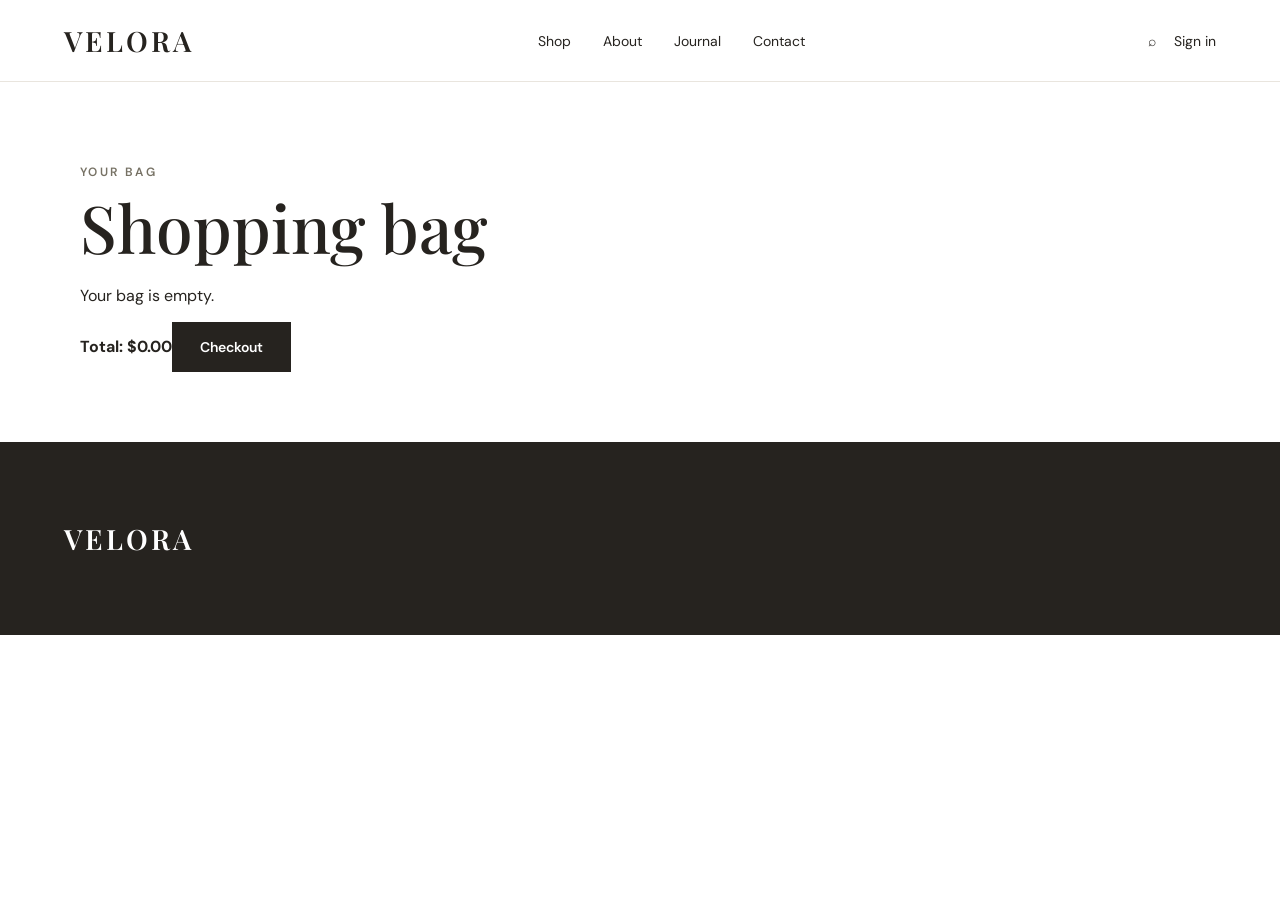
<file: cart.html>
<!doctype html><html lang="en"><head><meta charset="UTF-8"><meta name="viewport" content="width=device-width,initial-scale=1"><title>Cart — Velora</title><link rel="stylesheet" href="assets/style.css"></head><body><header class="header"><a class="brand" href="index.html">VELORA</a><nav><a href="shop.html">Shop</a><a href="about.html">About</a><a href="blog.html">Journal</a><a href="contact.html">Contact</a></nav><div class="actions"><a href="search.html">⌕</a><a href="signin.html">Sign in</a></div></header><main class="inner"><p class="eyebrow">YOUR BAG</p><h1>Shopping bag</h1><div id="cartItems" class="cart-list"></div><div class="cart-footer"><strong>Total: <span id="cartTotal">$0.00</span></strong><button class="button" id="checkoutBtn">Checkout</button></div></main><footer><a class="brand light" href="index.html">VELORA</a></footer><script src="assets/app.js"></script></body></html>
</file>
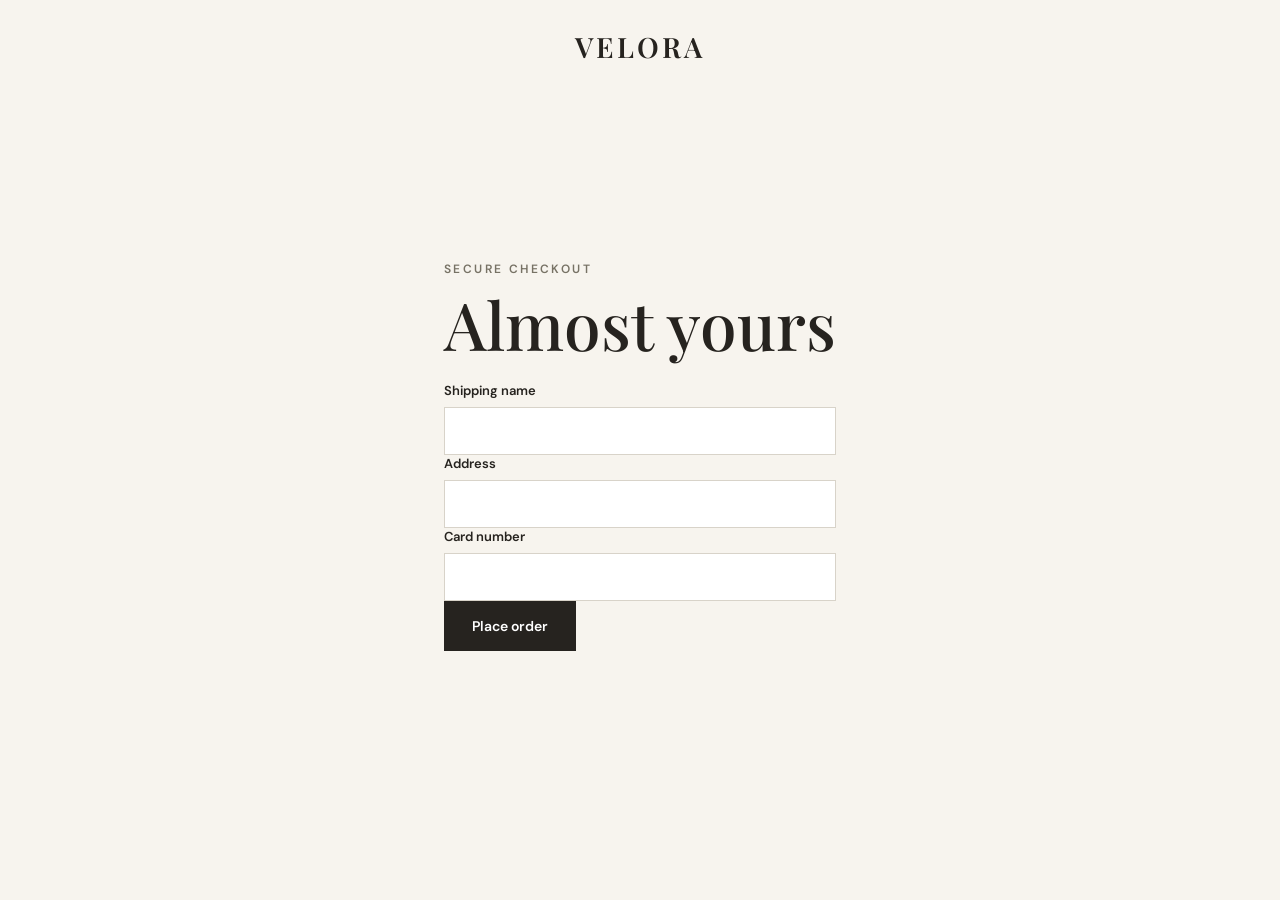
<file: checkout.html>
<!doctype html><html lang="en"><head><meta charset="UTF-8"><meta name="viewport" content="width=device-width,initial-scale=1"><title>Checkout — Velora</title><link rel="stylesheet" href="assets/style.css"></head><body class="auth-body"><a class="brand auth-brand" href="index.html">VELORA</a><main class="auth-card"><p class="eyebrow">SECURE CHECKOUT</p><h1>Almost yours</h1><form id="checkoutForm"><label>Shipping name<input required></label><label>Address<input required></label><label>Card number<input inputmode="numeric" maxlength="16" required></label><button class="button" type="submit">Place order</button></form></main><script src="assets/app.js"></script></body></html>
</file>
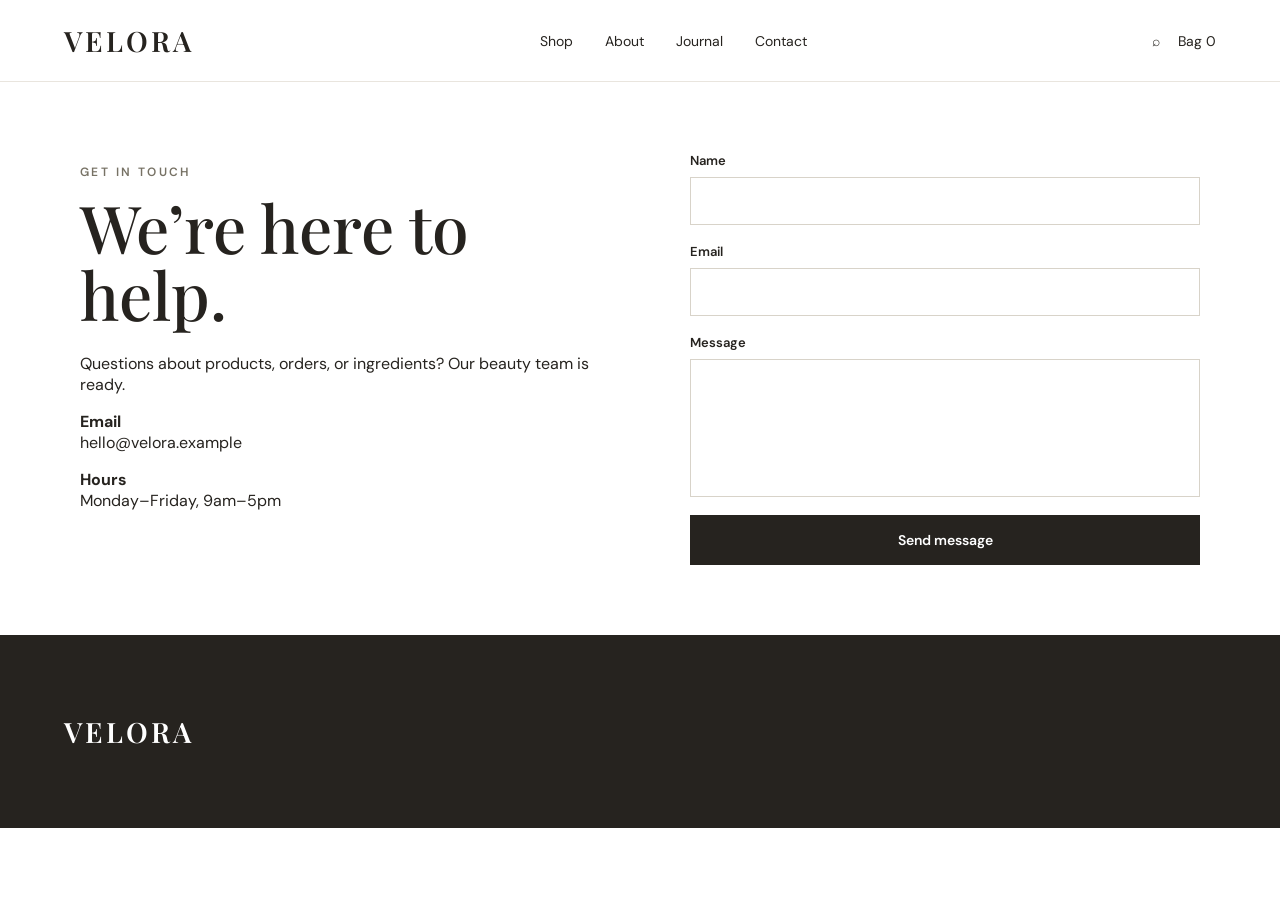
<file: contact.html>
<!doctype html><html lang="en"><head><meta charset="UTF-8"><meta name="viewport" content="width=device-width,initial-scale=1"><title>Contact — Velora</title><link rel="stylesheet" href="assets/style.css"></head><body><header class="header"><a class="brand" href="index.html">VELORA</a><nav><a href="shop.html">Shop</a><a href="about.html">About</a><a href="blog.html">Journal</a><a class="active" href="contact.html">Contact</a></nav><div class="actions"><a href="search.html">⌕</a><a href="cart.html">Bag <span id="cartCount">0</span></a></div></header><main class="inner contact-wrap"><div><p class="eyebrow">GET IN TOUCH</p><h1>We’re here to help.</h1><p>Questions about products, orders, or ingredients? Our beauty team is ready.</p><p><strong>Email</strong><br>hello@velora.example</p><p><strong>Hours</strong><br>Monday–Friday, 9am–5pm</p></div><form class="contact-form" id="contactForm"><label>Name<input required></label><label>Email<input type="email" required></label><label>Message<textarea required rows="6"></textarea></label><button class="button" type="submit">Send message</button></form></main><footer><a class="brand light" href="index.html">VELORA</a></footer><script src="assets/app.js"></script></body></html>
</file>
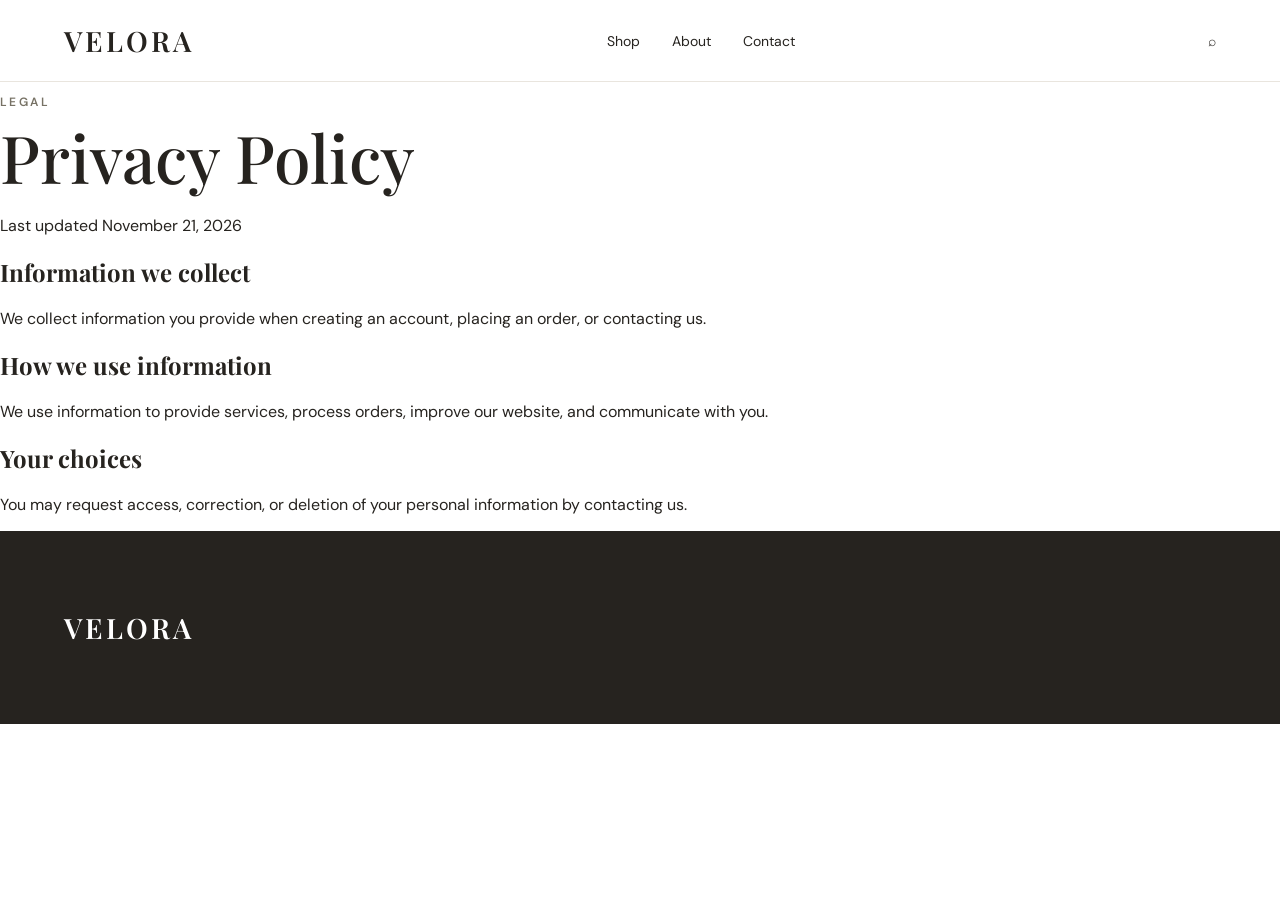
<file: privacy.html>
<!doctype html><html lang="en"><head><meta charset="UTF-8"><meta name="viewport" content="width=device-width,initial-scale=1"><title>Privacy — Velora</title><link rel="stylesheet" href="assets/style.css"></head><body><header class="header"><a class="brand" href="index.html">VELORA</a><nav><a href="shop.html">Shop</a><a href="about.html">About</a><a href="contact.html">Contact</a></nav><div class="actions"><a href="search.html">⌕</a></div></header><main class="legal"><p class="eyebrow">LEGAL</p><h1>Privacy Policy</h1><p>Last updated November 21, 2026</p><h2>Information we collect</h2><p>We collect information you provide when creating an account, placing an order, or contacting us.</p><h2>How we use information</h2><p>We use information to provide services, process orders, improve our website, and communicate with you.</p><h2>Your choices</h2><p>You may request access, correction, or deletion of your personal information by contacting us.</p></main><footer><a class="brand light" href="index.html">VELORA</a></footer></body></html>
</file>
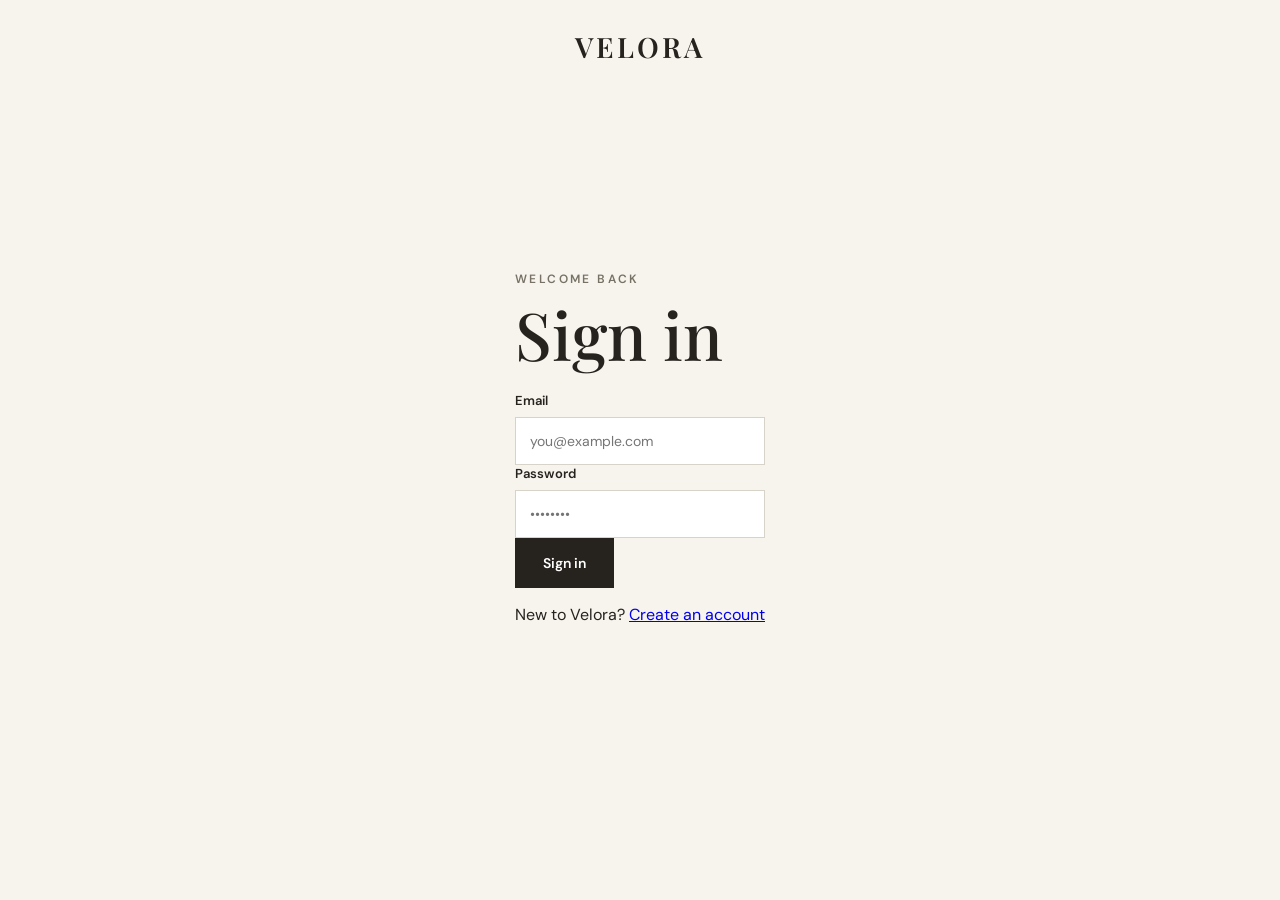
<file: signin.html>
<!doctype html><html lang="en"><head><meta charset="UTF-8"><meta name="viewport" content="width=device-width,initial-scale=1"><title>Sign in — Velora</title><link rel="stylesheet" href="assets/style.css"></head><body class="auth-body"><a class="brand auth-brand" href="index.html">VELORA</a><main class="auth-card"><p class="eyebrow">WELCOME BACK</p><h1>Sign in</h1><form id="signinForm"><label>Email<input type="email" required placeholder="you@example.com"></label><label>Password<input type="password" required placeholder="••••••••"></label><button class="button" type="submit">Sign in</button></form><p class="auth-note">New to Velora? <a href="signup.html">Create an account</a></p></main><script src="assets/app.js"></script></body></html>
</file>
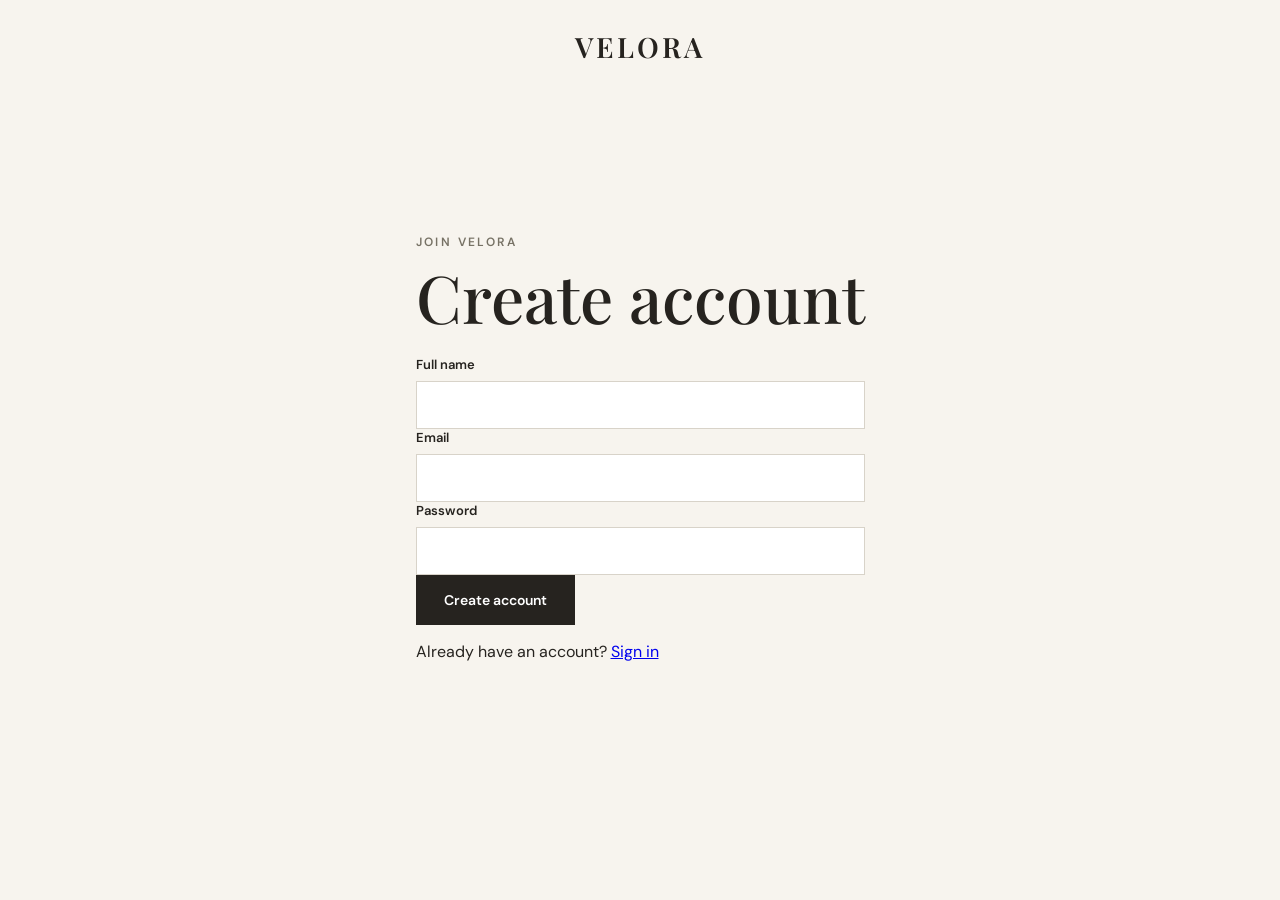
<file: signup.html>
<!doctype html><html lang="en"><head><meta charset="UTF-8"><meta name="viewport" content="width=device-width,initial-scale=1"><title>Create account — Velora</title><link rel="stylesheet" href="assets/style.css"></head><body class="auth-body"><a class="brand auth-brand" href="index.html">VELORA</a><main class="auth-card"><p class="eyebrow">JOIN VELORA</p><h1>Create account</h1><form id="signupForm"><label>Full name<input type="text" required></label><label>Email<input type="email" required></label><label>Password<input type="password" minlength="8" required></label><button class="button" type="submit">Create account</button></form><p class="auth-note">Already have an account? <a href="signin.html">Sign in</a></p></main><script src="assets/app.js"></script></body></html>
</file>
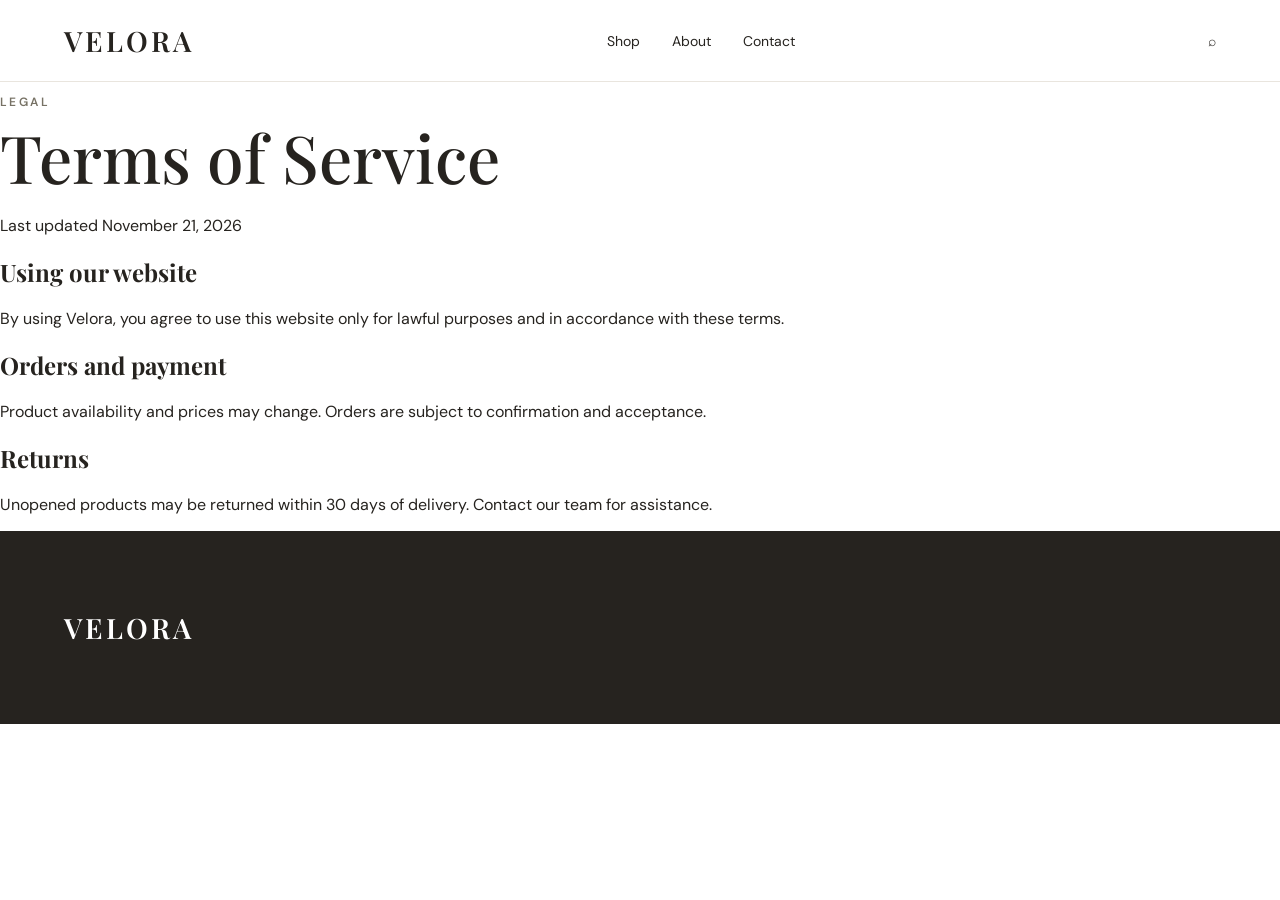
<file: terms.html>
<!doctype html><html lang="en"><head><meta charset="UTF-8"><meta name="viewport" content="width=device-width,initial-scale=1"><title>Terms — Velora</title><link rel="stylesheet" href="assets/style.css"></head><body><header class="header"><a class="brand" href="index.html">VELORA</a><nav><a href="shop.html">Shop</a><a href="about.html">About</a><a href="contact.html">Contact</a></nav><div class="actions"><a href="search.html">⌕</a></div></header><main class="legal"><p class="eyebrow">LEGAL</p><h1>Terms of Service</h1><p>Last updated November 21, 2026</p><h2>Using our website</h2><p>By using Velora, you agree to use this website only for lawful purposes and in accordance with these terms.</p><h2>Orders and payment</h2><p>Product availability and prices may change. Orders are subject to confirmation and acceptance.</p><h2>Returns</h2><p>Unopened products may be returned within 30 days of delivery. Contact our team for assistance.</p></main><footer><a class="brand light" href="index.html">VELORA</a></footer></body></html>
</file>
<file: assets/style.css>
@import url('https://fonts.googleapis.com/css2?family=DM+Sans:wght@400;500;600&family=Playfair+Display:wght@500;600&display=swap');
:root{--ink:#26231f;--cream:#f7f4ee;--rose:#d9afa5;--green:#69705d}*{box-sizing:border-box}body{margin:0;font-family:'DM Sans',sans-serif;color:var(--ink);background:#fff}h1,h2,.brand{font-family:'Playfair Display',serif}.header{height:82px;padding:0 5%;display:flex;align-items:center;justify-content:space-between;border-bottom:1px solid #e9e5de}.brand{text-decoration:none;color:var(--ink);font-size:28px;font-weight:600;letter-spacing:3px}.header nav{display:flex;gap:32px}.header a{text-decoration:none;color:var(--ink)}.header nav a{font-size:14px}.actions{display:flex;gap:18px;align-items:center;font-size:14px}.hero{min-height:620px;background:var(--cream);display:grid;grid-template-columns:44% 56%;align-items:center;padding-left:8%}.hero>div{padding-right:40px}.hero img{width:100%;height:620px;object-fit:cover}.eyebrow{font-size:12px;letter-spacing:2.4px;font-weight:600;color:#777265;margin-bottom:14px}.hero h1,.inner h1,.auth-card h1,.story h1,.legal h1{font-size:66px;line-height:1.02;margin:0 0 24px;font-weight:500}.hero p:not(.eyebrow){font-size:18px;line-height:1.7;max-width:460px}.button{display:inline-block;border:0;background:var(--ink);color:white;padding:16px 28px;text-decoration:none;font:600 14px 'DM Sans';cursor:pointer;text-align:center}.section{padding:90px 5%}.section-head{display:flex;justify-content:space-between;align-items:end;margin-bottom:35px}.section h2{font-size:42px;margin:0}.section-head a,.text-link{color:var(--ink);text-decoration:none}.product-grid{display:grid;grid-template-columns:repeat(4,1fr);gap:24px}.product-card img{width:100%;height:330px;object-fit:cover;background:#eee}.product-card h3{font-family:'Playfair Display';font-size:20px;margin:14px 0 6px}.product-card p{margin:0 0 12px;font-size:14px}.product-card button{border:0;border-bottom:1px solid var(--ink);background:none;padding:8px 0;cursor:pointer}.story{display:grid;grid-template-columns:1fr 1fr;align-items:center;background:#efeee7}.story img{width:100%;height:590px;object-fit:cover}.story>div{padding:10%}.story h2{font-size:48px;line-height:1.1}.story p:not(.eyebrow){line-height:1.8;max-width:500px}footer{background:var(--ink);color:white;padding:70px 5%;display:grid;grid-template-columns:2fr 1fr 1fr}.light{color:white}footer a{display:block;color:white;text-decoration:none;margin:8px 0}.inner{max-width:1180px;margin:auto;padding:70px 30px}.filters{display:flex;gap:10px;margin:35px 0}.filters button{border:1px solid #ddd;background:white;padding:10px 18px}.filters .selected{background:var(--ink);color:white}.search-box{width:100%;border:0;border-bottom:1px solid var(--ink);font-size:28px;padding:18px 0;outline:none}.contact-wrap{display:grid;grid-template-columns:1fr 1fr;gap:100px}.contact-form{display:flex;flex-direction:column;gap:18px}.contact-wrap label,.auth-card label{display:flex;flex-direction:column;gap:8px;font-size:13px;font-weight:600}.contact-wrap input,.contact-wrap textarea,.auth-card input{border:1px solid #d8d3c9;padding:14px;font:14px 'DM Sans';resize:none}.auth-body{min-height:100vh;background:var(--cream);display:grid;place-items:center}.auth-brand{position:absolute;top:28px}.auth-card{width:min(430px,calc(100% - 40px);padding:30px}.auth-card form{display:flex;flex-direction:column;gap:18px}.auth-card h1{font-size:52px}.auth-card .button{width:100%;margin-top:8px}.auth-note{text-align:center;margin-top:24px}.auth-note a{color:var(--ink)}.journal-grid{display:grid;grid-template-columns:repeat(3,1fr);gap:25px}.journal-grid img{width:100%;height:420px;object-fit:cover}.journal-grid h2{font-size:25px}.legal{max-width:800px;margin:auto;padding:70px 30px 130px}.legal h1{font-size:54px}.legal h2{margin-top:38px}.legal p:not(.eyebrow){line-height:1.8}.cart-list{border-top:1px solid #ddd}.cart-row{display:grid;grid-template-columns:100px 1fr auto auto;gap:20px;align-items:center;border-bottom:1px solid #ddd;padding:18px 0}.cart-row img{width:100px;height:100px;object-fit:cover}.cart-footer{display:flex;justify-content:flex-end;align-items:center;gap:30px;margin-top:30px}@media(max-width:800px){.header nav{display:none}.header{height:68px}.hero{display:flex;flex-direction:column;padding:60px 5% 0}.hero>div{padding:0 0 50px}.hero h1,.inner h1,.story h1,.legal h1{font-size:44px}.hero img{height:420px}.product-grid{grid-template-columns:repeat(2,1fr)}.story,.contact-wrap{grid-template-columns:1fr}.story img{height:400px}.section{padding:60px 5%}.journal-grid{grid-template-columns:1fr}.actions a:nth-child(2){display:none}footer{grid-template-columns:1fr}.contact-wrap{gap:40px}.cart-row{grid-template-columns:80px 1fr auto}.cart-row img{width:80px;height:80px}.cart-row button{grid-column:3}}
</file>
